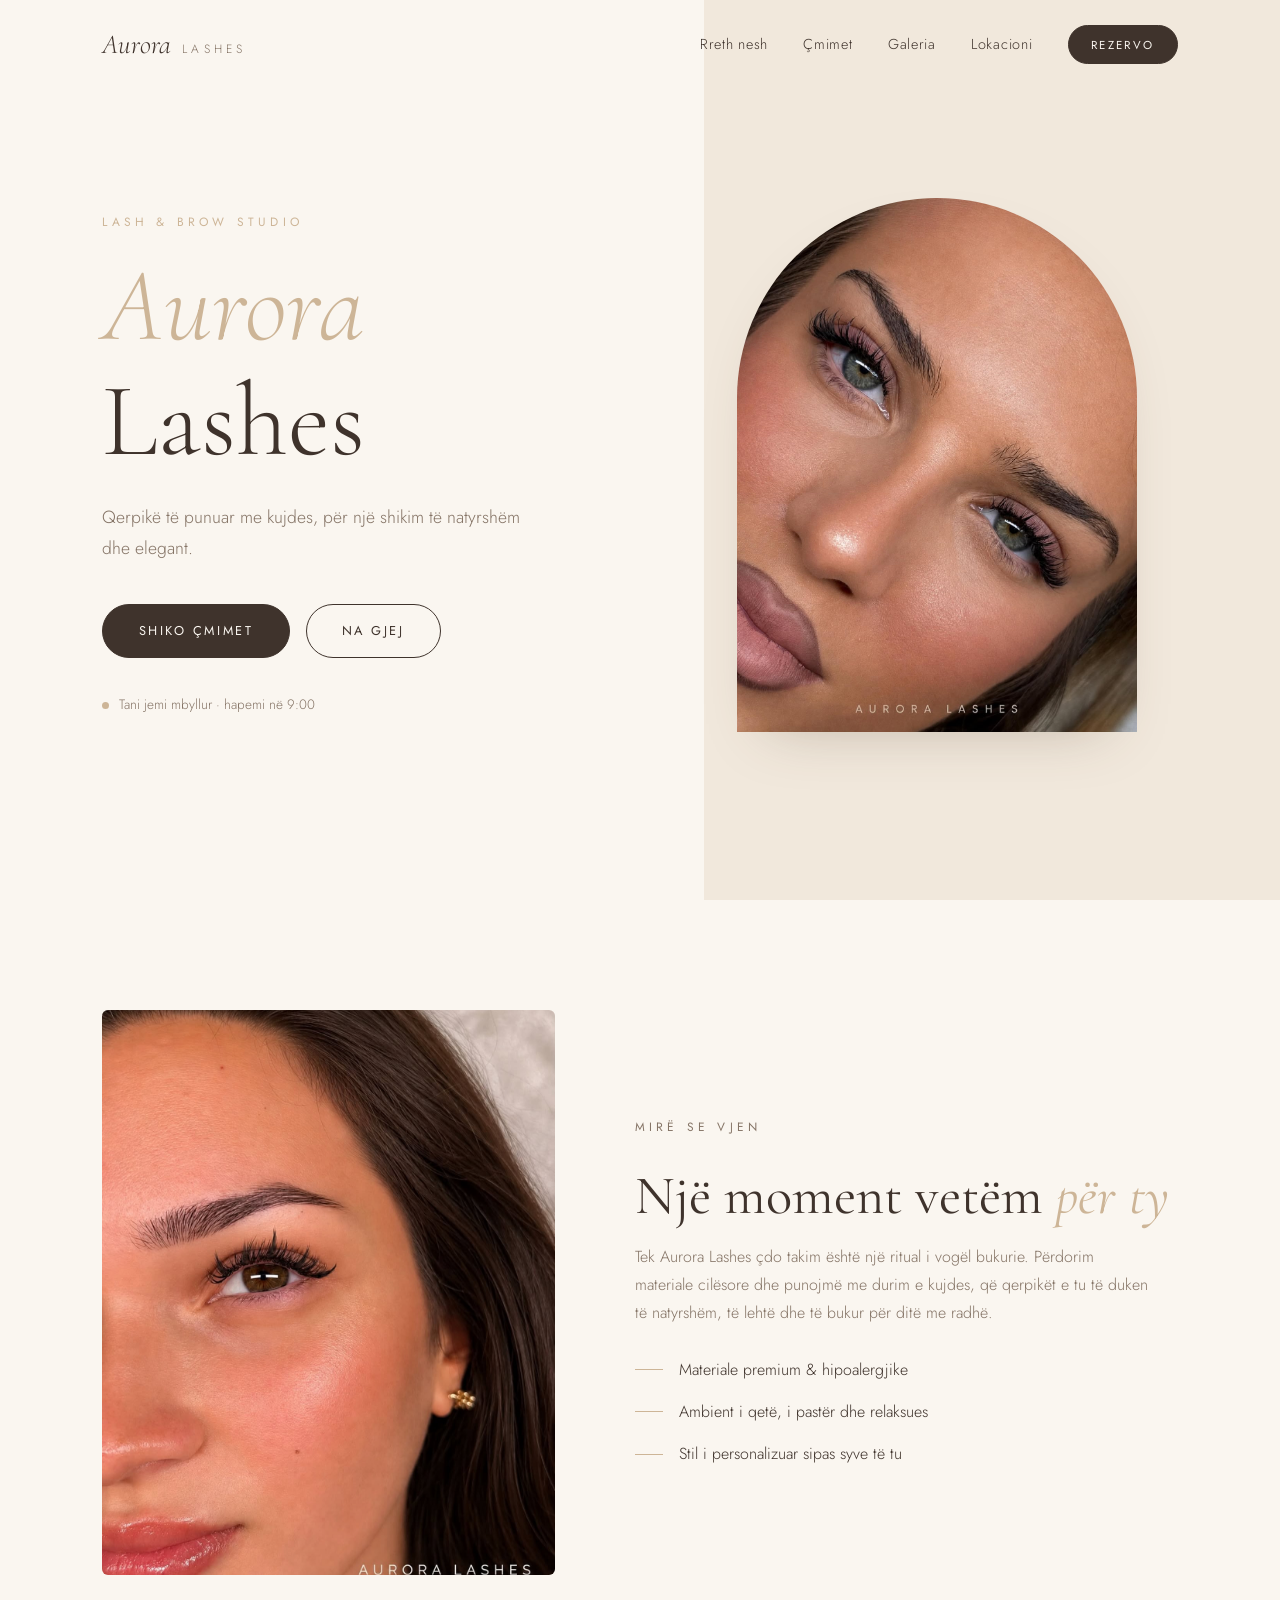
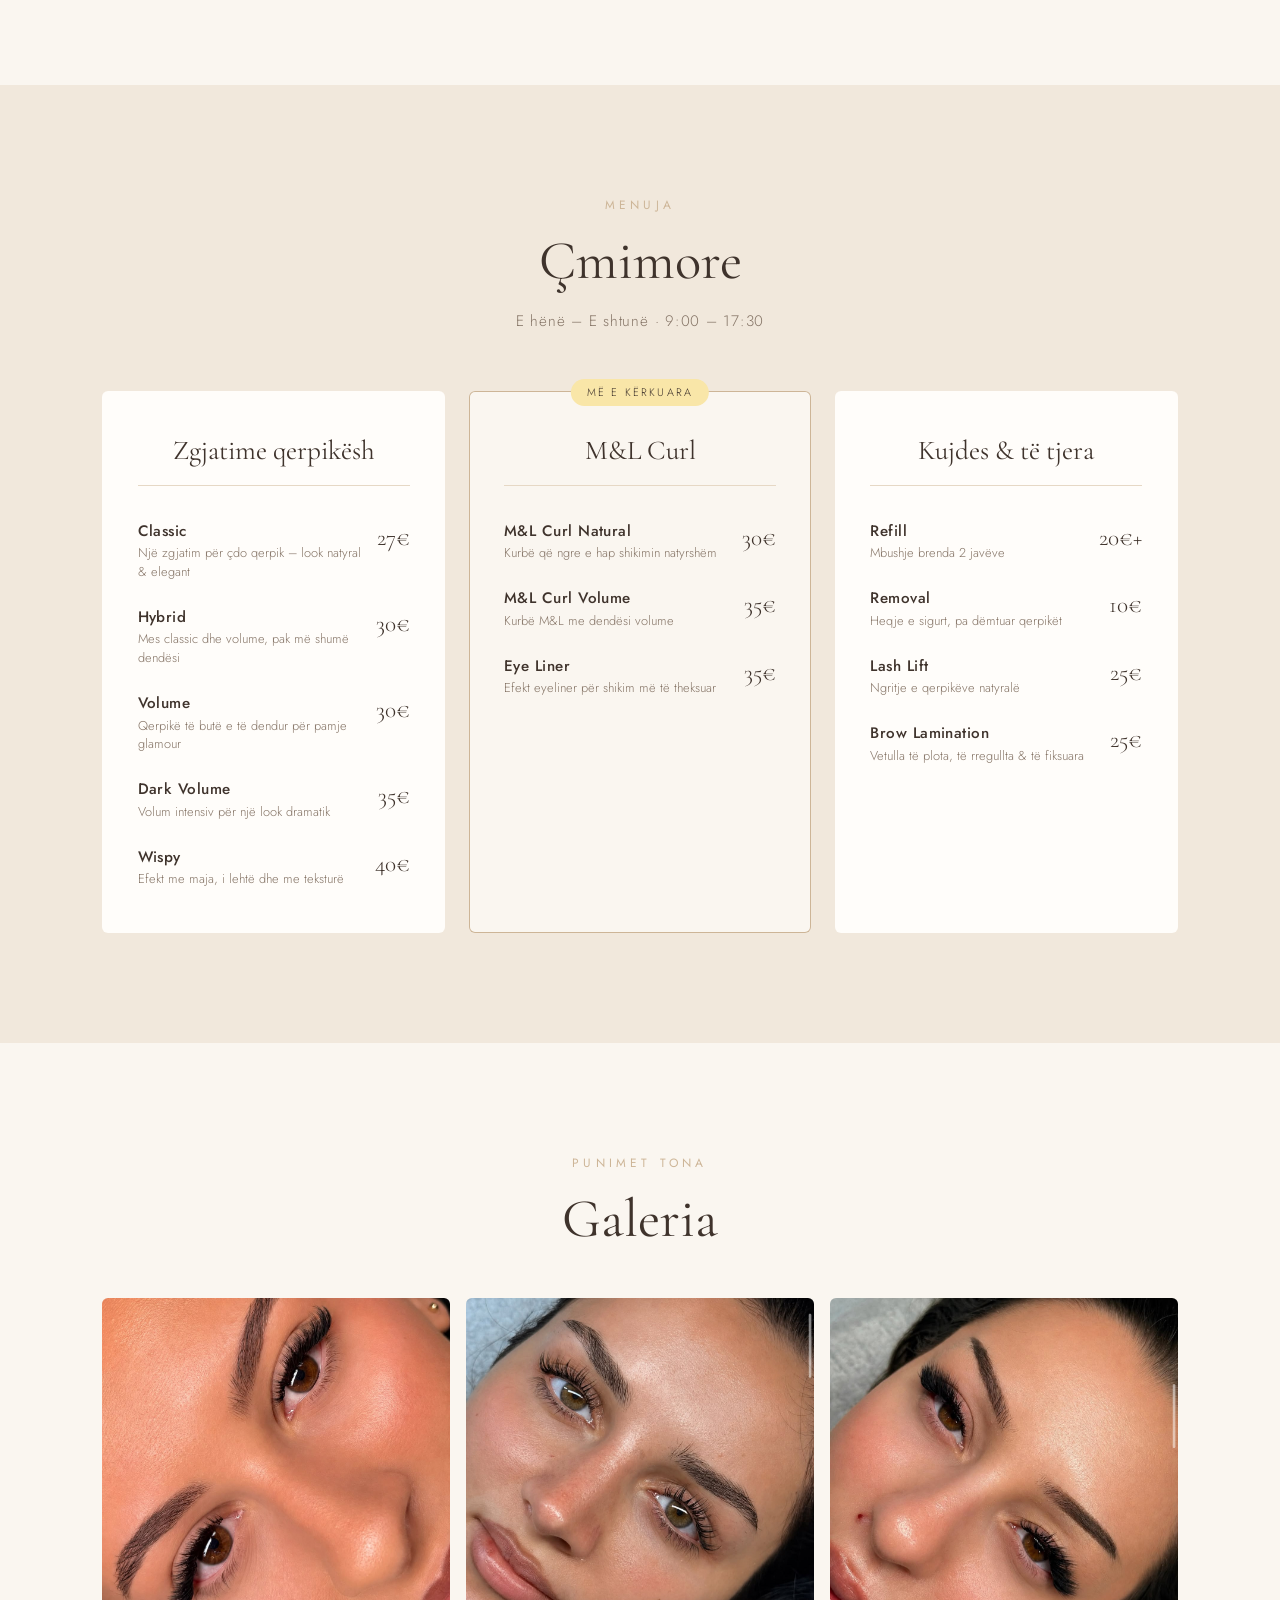
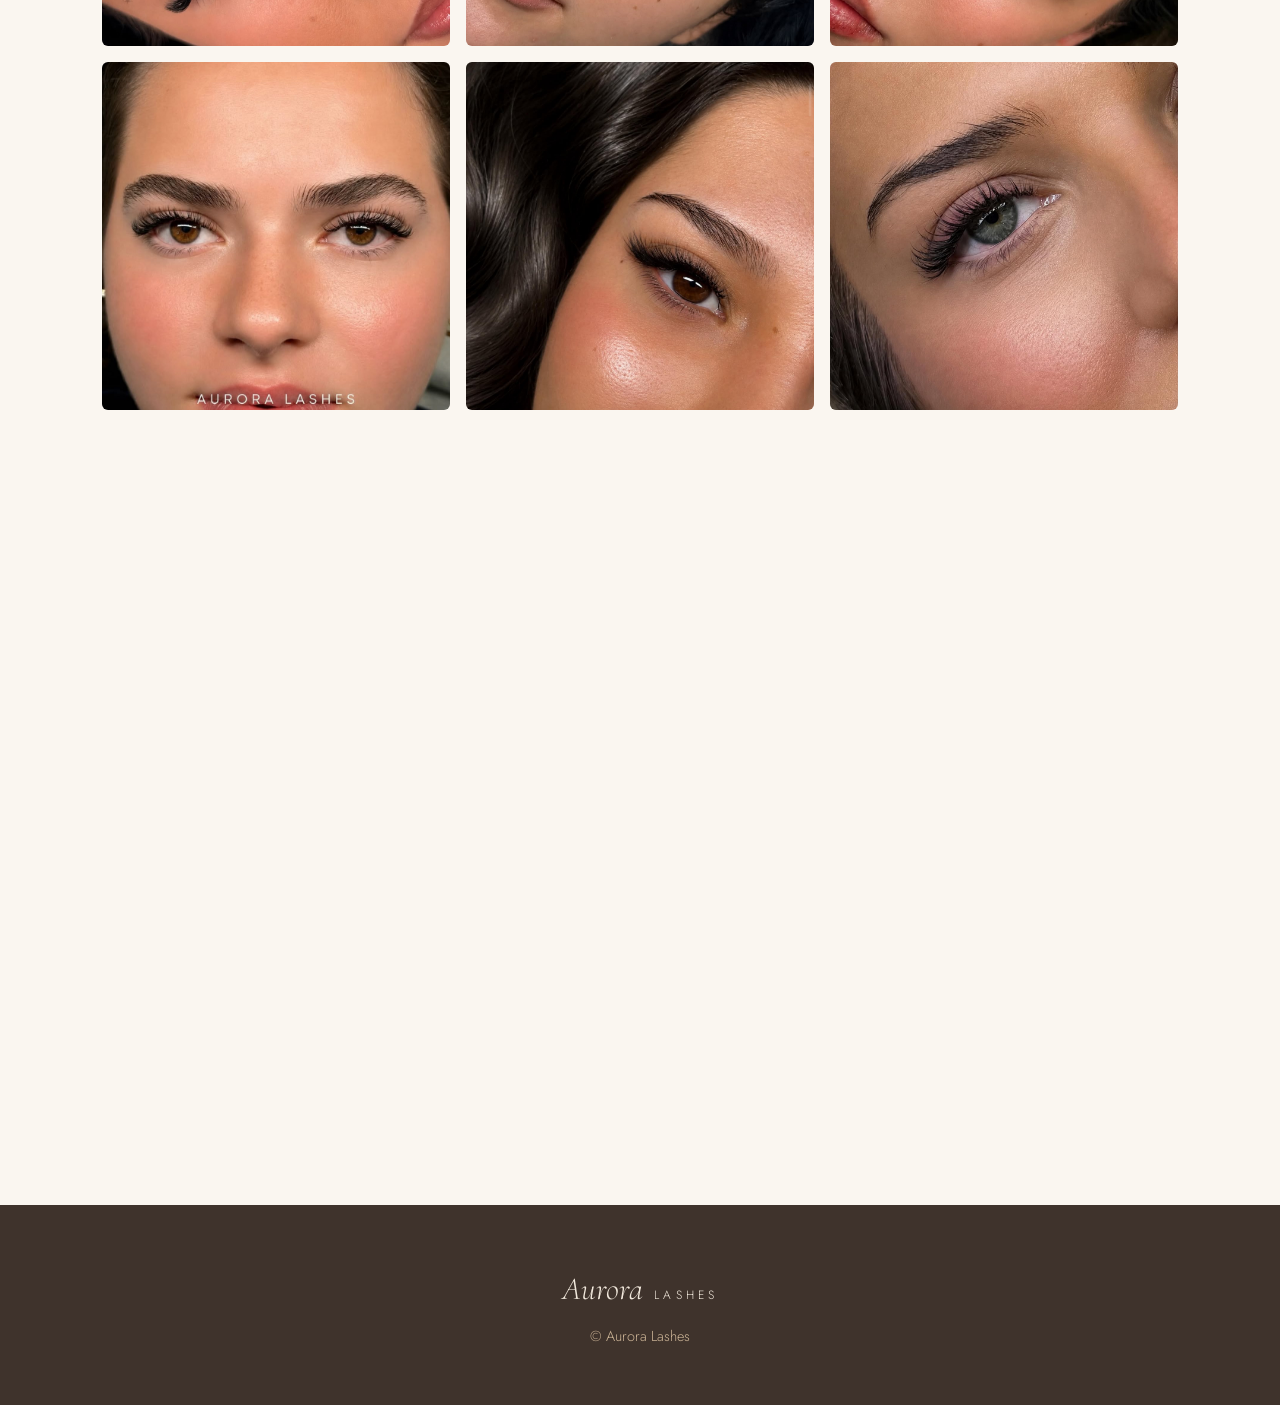
<file: index.html>
<!doctype html>
<html lang="sq">
  <head>
    <meta charset="UTF-8" />
    <meta name="viewport" content="width=device-width, initial-scale=1.0" />
    <title>Aurora Lashes · Lash Studio</title>
    <meta
      name="description"
      content="Aurora Lashes – zgjatime qerpikësh, lash lift dhe brow lamination. E hënë – E shtunë, 9:00 – 17:30."
    />

    <link rel="preconnect" href="https://fonts.googleapis.com" />
    <link rel="preconnect" href="https://fonts.gstatic.com" crossorigin />
    <link
      href="https://fonts.googleapis.com/css2?family=Cormorant+Garamond:ital,wght@0,300;0,400;0,500;1,300;1,400&family=Jost:wght@300;400;500&display=swap"
      rel="stylesheet"
    />
    <link rel="stylesheet" href="style.css" />
  </head>
  <body>
    <!-- ============ NAV ============ -->
    <header class="nav" id="nav">
      <a href="#kreu" class="nav__logo">Aurora <span>Lashes</span></a>
      <button class="nav__toggle" id="navToggle" aria-label="Hap menunë">
        <span></span><span></span><span></span>
      </button>
      <nav class="nav__links" id="navLinks">
        <a href="#rreth">Rreth nesh</a>
        <a href="#cmimet">Çmimet</a>
        <a href="#galeria">Galeria</a>
        <a href="#lokacioni">Lokacioni</a>
        <a href="#lokacioni" class="btn btn--small">Rezervo</a>
      </nav>
    </header>

    <!-- ============ HERO ============ -->
    <section class="hero" id="kreu">
      <div class="hero__text">
        <p class="eyebrow">Lash &amp; Brow Studio</p>
        <h1><span class="script">Aurora</span> Lashes</h1>
        <p class="hero__tagline">
          Qerpikë të punuar me kujdes, për një shikim të natyrshëm dhe elegant.
        </p>
        <div class="hero__actions">
          <a href="#cmimet" class="btn">Shiko çmimet</a>
          <a href="#lokacioni" class="btn btn--ghost">Na gjej</a>
        </div>
        <p class="status" id="openStatus"></p>
      </div>
      <div class="hero__image">
        <div class="arch">
          <img
            src="images/IMG_8214.jpeg"
            alt="Zgjatime qerpikësh volume nga Aurora Lashes"
          />
        </div>
      </div>
    </section>

    <!-- ============ RRETH NESH ============ -->
    <section class="about reveal" id="rreth">
      <div class="about__image">
        <img
          src="images/IMG_8210.jpeg"
          alt="Qerpikë wispy nga Aurora Lashes"
          loading="lazy"
        />
      </div>
      <div class="about__text">
        <p class="eyebrow">Mirë se vjen</p>
        <h2>Një moment vetëm <em>për ty</em></h2>
        <p>
          Tek Aurora Lashes çdo takim është një ritual i vogël bukurie. Përdorim
          materiale cilësore dhe punojmë me durim e kujdes, që qerpikët e tu të
          duken të natyrshëm, të lehtë dhe të bukur për ditë me radhë.
        </p>
        <ul class="perks">
          <li>Materiale premium &amp; hipoalergjike</li>
          <li>Ambient i qetë, i pastër dhe relaksues</li>
          <li>Stil i personalizuar sipas syve të tu</li>
        </ul>
      </div>
    </section>

    <!-- ============ ÇMIMET ============ -->
    <section class="prices reveal" id="cmimet">
      <p class="eyebrow center">Menuja</p>
      <h2 class="center">Çmimore</h2>
      <p class="subtitle center">E hënë – E shtunë · 9:00 – 17:30</p>

      <div class="price-grid">
        <div class="price-card">
          <h3>Zgjatime qerpikësh</h3>
          <ul class="price-list">
            <li>
              <div>
                <strong>Classic</strong
                ><small
                  >Një zgjatim për çdo qerpik – look natyral &amp;
                  elegant</small
                >
              </div>
              <span>27€</span>
            </li>
            <li>
              <div>
                <strong>Hybrid</strong
                ><small>Mes classic dhe volume, pak më shumë dendësi</small>
              </div>
              <span>30€</span>
            </li>
            <li>
              <div>
                <strong>Volume</strong
                ><small>Qerpikë të butë e të dendur për pamje glamour</small>
              </div>
              <span>30€</span>
            </li>
            <li>
              <div>
                <strong>Dark Volume</strong
                ><small>Volum intensiv për një look dramatik</small>
              </div>
              <span>35€</span>
            </li>
            <li>
              <div>
                <strong>Wispy</strong
                ><small>Efekt me maja, i lehtë dhe me teksturë</small>
              </div>
              <span>40€</span>
            </li>
          </ul>
        </div>

        <div class="price-card price-card--featured">
          <span class="badge">Më e kërkuara</span>
          <h3>M&amp;L Curl</h3>
          <ul class="price-list">
            <li>
              <div>
                <strong>M&amp;L Curl Natural</strong
                ><small>Kurbë që ngre e hap shikimin natyrshëm</small>
              </div>
              <span>30€</span>
            </li>
            <li>
              <div>
                <strong>M&amp;L Curl Volume</strong
                ><small>Kurbë M&amp;L me dendësi volume</small>
              </div>
              <span>35€</span>
            </li>
            <li>
              <div>
                <strong>Eye Liner</strong
                ><small>Efekt eyeliner për shikim më të theksuar</small>
              </div>
              <span>35€</span>
            </li>
          </ul>
        </div>

        <div class="price-card">
          <h3>Kujdes &amp; të tjera</h3>
          <ul class="price-list">
            <li>
              <div>
                <strong>Refill</strong><small>Mbushje brenda 2 javëve</small>
              </div>
              <span>20€+</span>
            </li>
            <li>
              <div>
                <strong>Removal</strong
                ><small>Heqje e sigurt, pa dëmtuar qerpikët</small>
              </div>
              <span>10€</span>
            </li>
            <li>
              <div>
                <strong>Lash Lift</strong
                ><small>Ngritje e qerpikëve natyralë</small>
              </div>
              <span>25€</span>
            </li>
            <li>
              <div>
                <strong>Brow Lamination</strong
                ><small>Vetulla të plota, të rregullta &amp; të fiksuara</small>
              </div>
              <span>25€</span>
            </li>
          </ul>
        </div>
      </div>
    </section>

    <!-- ============ GALERIA ============ -->
    <section class="gallery reveal" id="galeria">
      <p class="eyebrow center">Punimet tona</p>
      <h2 class="center">Galeria</h2>
      <div class="gallery__grid">
        <img
          src="images/IMG_8205.jpeg"
          alt="Punim qerpikësh – volume"
          loading="lazy"
        />
        <img
          src="images/IMG_8207.jpeg"
          alt="Punim qerpikësh – natyral"
          loading="lazy"
        />
        <img
          src="images/IMG_8208.jpeg"
          alt="Punim qerpikësh – volume"
          loading="lazy"
        />
        <img
          src="images/IMG_8209.jpeg"
          alt="Punim qerpikësh – classic"
          loading="lazy"
        />
        <img
          src="images/IMG_8212.jpeg"
          alt="Punim qerpikësh – hybrid"
          loading="lazy"
        />
        <img
          src="images/IMG_8213.jpeg"
          alt="Punim qerpikësh – volume"
          loading="lazy"
        />
      </div>
    </section>

    <!-- ============ LOKACIONI ============ -->
    <section class="location reveal" id="lokacioni">
      <div class="location__info">
        <p class="eyebrow">Na vizito</p>
        <h2>Ku na gjen</h2>

        <div class="info-block">
          <h4>Orari</h4>
          <p>E hënë – E shtunë<br /><strong>9:00 – 17:30</strong></p>
          <p class="muted">E diel: pushim</p>
        </div>

        <div class="info-block">
          <h4>Rezervimet</h4>
          <!-- TODO: vendos linkun e saktë të Instagramit / numrin e telefonit -->
          <p>Rezervo tani terminin tënd.</p>
          <a
          
<div class="booking-actions">
  <button
    id="Anywhere_button_iframe"
    class="anywhere-book-now-button btn"
    type="button"
    data-booking-url="https://auroralashes8hnk.setmore.com"
    data-new-tab="false">
    Rezervo Terminin
  </button>
</div>


        <div class="map-links">
          <a
            href="https://maps.apple.com/?ll=42.365674,21.155632&q=Aurora%20Lashes"
            target="_blank"
            rel="noopener"
            >Apple Maps ↗</a
          >
          <a
            href="https://www.google.com/maps?q=42.365674,21.155632"
            target="_blank"
            rel="noopener"
            >Google Maps ↗</a
          >
        </div>
      </div>

      <div class="location__map">
        <iframe
          title="Lokacioni i Aurora Lashes"
          src="https://maps.google.com/maps?q=42.365674,21.155632&z=17&output=embed"
          loading="lazy"
          referrerpolicy="no-referrer-when-downgrade"
        ></iframe>
      </div>
    </section>

    <!-- ============ FOOTER ============ -->
    <footer class="footer">
      <p class="footer__logo">Aurora <span>Lashes</span></p>
      <p class="muted">© <span id="year"></span> Aurora Lashes</p>
    </footer>
    <script
  id="anywhere_book_now_script"
  src="https://assets.setmore.com/integration/book-now/live/v1/anywhere-book-now.js">
</script>

<script src="script.js"></script>

    <script src="script.js"></script>
  </body>
</html>
</file>
<file: style.css>
/* ============================================
   Aurora Lashes – style
   Paleta: bezhë, krem, nude rozë, me pak #F9E6A8
   ============================================ */

:root {
  --cream: #faf6f0;
  --beige: #f1e8dc;
  --beige-mid: #e6d8c5;
  --sand: #cdb597;
  --nude: #e8cfc8;
  --gold: #f9e6a8;
  --text: #3f332c;
  --text-soft: #857466;
  --white: #fffdfa;

  --radius: 6px;
  --shadow: 0 24px 60px -32px rgba(90, 65, 45, 0.35);

  --serif: "Cormorant Garamond", Georgia, serif;
  --sans: "Jost", system-ui, sans-serif;
}

* {
  box-sizing: border-box;
  margin: 0;
  padding: 0;
}

html {
  scroll-behavior: smooth;
}

body {
  font-family: var(--sans);
  font-weight: 300;
  color: var(--text);
  background: var(--cream);
  line-height: 1.75;
  overflow-x: hidden;
}

img {
  display: block;
  max-width: 100%;
}
a {
  color: inherit;
  text-decoration: none;
}

section {
  padding: 110px 8vw;
}

h1,
h2,
h3 {
  font-family: var(--serif);
  font-weight: 400;
  line-height: 1.1;
}
h2 {
  font-size: clamp(2.4rem, 5vw, 3.4rem);
  margin-bottom: 1rem;
}
h2 em {
  font-style: italic;
  color: var(--sand);
}
strong {
  font-weight: 500;
}

.center {
  text-align: center;
}
.muted {
  color: var(--text-soft);
  font-size: 0.9rem;
}

.eyebrow {
  font-size: 0.75rem;
  letter-spacing: 0.35em;
  text-transform: uppercase;
  color: var(--sand);
  margin-bottom: 1rem;
  font-weight: 400;
}

.script {
  font-style: italic;
  font-weight: 300;
  color: var(--sand);
}

/* ---------- Buttons ---------- */
.btn {
  display: inline-block;
  padding: 0.95rem 2.2rem;
  border-radius: 999px;
  background: var(--text);
  color: var(--cream);
  font-size: 0.8rem;
  font-weight: 400;
  letter-spacing: 0.2em;
  text-transform: uppercase;
  border: 1px solid var(--text);
  transition:
    background 0.3s,
    color 0.3s;
}
.btn:hover {
  background: transparent;
  color: var(--text);
}
.btn--ghost {
  background: transparent;
  color: var(--text);
}
.btn--ghost:hover {
  background: var(--text);
  color: var(--cream);
}
.btn--small {
  padding: 0.55rem 1.4rem;
  font-size: 0.72rem;
}

/* ---------- Nav ---------- */
.nav {
  position: fixed;
  inset: 0 0 auto 0;
  z-index: 50;
  display: flex;
  align-items: center;
  justify-content: space-between;
  padding: 1.3rem 8vw;
  transition:
    background 0.3s,
    box-shadow 0.3s,
    padding 0.3s;
}
.nav.scrolled {
  background: rgba(250, 246, 240, 0.92);
  backdrop-filter: blur(10px);
  box-shadow: 0 1px 0 var(--beige-mid);
  padding: 0.8rem 8vw;
}
.nav__logo {
  font-family: var(--serif);
  font-style: italic;
  font-size: 1.7rem;
}
.nav__logo span {
  font-family: var(--sans);
  font-style: normal;
  font-size: 0.75rem;
  letter-spacing: 0.35em;
  text-transform: uppercase;
  color: var(--text-soft);
  margin-left: 0.3rem;
}
.nav__links {
  display: flex;
  align-items: center;
  gap: 2.2rem;
  font-size: 0.9rem;
  letter-spacing: 0.05em;
}
.nav__links a:not(.btn) {
  position: relative;
}
.nav__links a:not(.btn)::after {
  content: "";
  position: absolute;
  left: 0;
  bottom: -4px;
  width: 0;
  height: 1px;
  background: var(--sand);
  transition: width 0.3s;
}
.nav__links a:not(.btn):hover::after {
  width: 100%;
}

.nav__toggle {
  display: none;
  background: none;
  border: 0;
  cursor: pointer;
  flex-direction: column;
  gap: 6px;
}
.nav__toggle span {
  width: 24px;
  height: 1.5px;
  background: var(--text);
  transition: 0.3s;
}

/* ---------- Hero ---------- */
.hero {
  min-height: 100vh;
  display: grid;
  grid-template-columns: 1.1fr 1fr;
  align-items: center;
  gap: 4rem;
  padding-top: 140px;
  background: linear-gradient(90deg, var(--cream) 55%, var(--beige) 55%);
}
.hero h1 {
  font-size: clamp(3.5rem, 8.5vw, 6.5rem);
  font-weight: 300;
}
.hero h1 .script {
  display: block;
}
.hero__tagline {
  font-size: 1.1rem;
  color: var(--text-soft);
  margin: 1.5rem 0 2.5rem;
  max-width: 420px;
}
.hero__actions {
  display: flex;
  gap: 1rem;
  flex-wrap: wrap;
}

.status {
  margin-top: 2.2rem;
  display: inline-flex;
  align-items: center;
  gap: 0.6rem;
  font-size: 0.85rem;
  color: var(--text-soft);
}
.status::before {
  content: "";
  width: 7px;
  height: 7px;
  border-radius: 50%;
  background: var(--dot, #ccc);
}
.status:empty {
  display: none;
}

.hero__image {
  justify-self: center;
}
.arch {
  width: min(400px, 80vw);
  aspect-ratio: 3 / 4;
  border-radius: 999px 999px 0 0;
  overflow: hidden;
  box-shadow: var(--shadow);
}
.arch img {
  width: 100%;
  height: 100%;
  object-fit: cover;
}

/* ---------- About ---------- */
.about {
  display: grid;
  grid-template-columns: 1fr 1.2fr;
  gap: 5rem;
  align-items: center;
}
.about__image img {
  aspect-ratio: 4 / 5;
  object-fit: cover;
  width: 100%;
  border-radius: var(--radius);
}
.about__text p {
  color: var(--text-soft);
  margin-bottom: 1.8rem;
  max-width: 520px;
}
.perks {
  list-style: none;
  display: grid;
  gap: 0.9rem;
}
.perks li {
  display: flex;
  gap: 1rem;
  align-items: center;
}
.perks li::before {
  content: "";
  width: 28px;
  height: 1px;
  background: var(--sand);
  flex-shrink: 0;
}

/* ---------- Prices ---------- */
.prices {
  background: var(--beige);
}
.subtitle {
  color: var(--text-soft);
  margin-bottom: 3.5rem;
  font-size: 0.95rem;
  letter-spacing: 0.05em;
}
.price-grid {
  display: grid;
  grid-template-columns: repeat(3, 1fr);
  gap: 1.5rem;
  max-width: 1200px;
  margin: 0 auto;
}
.price-card {
  position: relative;
  background: var(--white);
  border-radius: var(--radius);
  padding: 2.8rem 2.2rem;
}
.price-card--featured {
  background: var(--cream);
  box-shadow: inset 0 0 0 1px var(--sand);
}
.badge {
  position: absolute;
  top: -12px;
  left: 50%;
  transform: translateX(-50%);
  background: var(--gold);
  color: var(--text);
  padding: 0.25rem 1rem;
  border-radius: 999px;
  font-size: 0.68rem;
  letter-spacing: 0.2em;
  text-transform: uppercase;
  white-space: nowrap;
}
.price-card h3 {
  font-size: 1.7rem;
  text-align: center;
  margin-bottom: 2rem;
  padding-bottom: 1.2rem;
  border-bottom: 1px solid var(--beige-mid);
}
.price-list {
  list-style: none;
  display: grid;
  gap: 1.4rem;
}
.price-list li {
  display: flex;
  justify-content: space-between;
  gap: 1rem;
  align-items: flex-start;
}
.price-list strong {
  display: block;
  font-size: 0.95rem;
  letter-spacing: 0.03em;
}
.price-list small {
  display: block;
  color: var(--text-soft);
  font-size: 0.8rem;
  line-height: 1.45;
}
.price-list span {
  font-family: var(--serif);
  font-size: 1.45rem;
  white-space: nowrap;
}

/* ---------- Gallery ---------- */
.gallery__grid {
  margin-top: 3rem;
  display: grid;
  grid-template-columns: repeat(3, 1fr);
  gap: 1rem;
  max-width: 1100px;
  margin-inline: auto;
}
.gallery__grid img {
  width: 100%;
  aspect-ratio: 1;
  object-fit: cover;
  border-radius: var(--radius);
  transition: opacity 0.4s;
}
.gallery__grid img:hover {
  opacity: 0.85;
}

/* ---------- Location ---------- */
.location {
  display: grid;
  grid-template-columns: 1fr 1.4fr;
  gap: 4rem;
  align-items: center;
  background: var(--beige);
}
.info-block {
  margin: 2rem 0;
}
.info-block h4 {
  font-size: 0.72rem;
  font-weight: 400;
  letter-spacing: 0.3em;
  text-transform: uppercase;
  color: var(--sand);
  margin-bottom: 0.5rem;
}
.info-block p {
  margin-bottom: 0.9rem;
}
.map-links {
  display: flex;
  gap: 1.8rem;
  font-size: 0.9rem;
}
.map-links a {
  border-bottom: 1px solid var(--sand);
  padding-bottom: 2px;
}
.map-links a:hover {
  color: var(--sand);
}
.location__map {
  border-radius: var(--radius);
  overflow: hidden;
  height: 440px;
}
.location__map iframe {
  width: 100%;
  height: 100%;
  border: 0;
  filter: grayscale(0.4) sepia(0.25);
}

/* ---------- Footer ---------- */
.footer {
  text-align: center;
  padding: 3.5rem 1rem;
  background: var(--text);
  color: var(--beige);
}
.footer__logo {
  font-family: var(--serif);
  font-style: italic;
  font-size: 2rem;
  margin-bottom: 0.4rem;
}
.footer__logo span {
  font-family: var(--sans);
  font-style: normal;
  font-size: 0.75rem;
  letter-spacing: 0.35em;
  text-transform: uppercase;
  margin-left: 0.3rem;
}
.footer .muted {
  color: var(--sand);
}

/* ---------- Reveal on scroll ---------- */
.reveal {
  opacity: 0;
  transform: translateY(30px);
  transition:
    opacity 1s ease,
    transform 1s ease;
}
.reveal.visible {
  opacity: 1;
  transform: none;
}

/* ---------- Responsive ---------- */
@media (max-width: 960px) {
  .hero,
  .about,
  .location {
    grid-template-columns: 1fr;
    text-align: center;
  }
  .hero {
    background: var(--cream);
  }
  .hero__tagline {
    margin-inline: auto;
  }
  .hero__actions,
  .map-links {
    justify-content: center;
  }
  .hero__image {
    order: -1;
  }
  .about__text p {
    margin-inline: auto;
  }
  .perks {
    justify-content: center;
  }
  .price-grid {
    grid-template-columns: 1fr;
    max-width: 480px;
  }
  .gallery__grid {
    grid-template-columns: repeat(2, 1fr);
  }
}

@media (max-width: 720px) {
  section {
    padding: 80px 16px;
  }
  .nav,
  .nav.scrolled {
    padding-inline: 16px;
  }
  .nav__toggle {
    display: flex;
    position: relative;
    z-index: 60;
  }
  .nav__links {
    position: fixed;
    top: 0;
    right: 0;
    height: 100vh;
    width: 75%;
    flex-direction: column;
    justify-content: center;
    background: var(--cream);
    box-shadow: -1px 0 0 var(--beige-mid);
    transform: translateX(100%);
    transition: transform 0.4s ease;
  }
  .nav__links.open {
    transform: none;
  }
  .nav__toggle.open span:nth-child(1) {
    transform: translateY(7.5px) rotate(45deg);
  }
  .nav__toggle.open span:nth-child(2) {
    opacity: 0;
  }
  .nav__toggle.open span:nth-child(3) {
    transform: translateY(-7.5px) rotate(-45deg);
  }
  .location__map {
    height: 320px;
  }
}

@media (prefers-reduced-motion: reduce) {
  *,
  *::before,
  *::after {
    animation: none !important;
    transition: none !important;
  }
  .reveal {
    opacity: 1;
    transform: none;
  }
}
.anywhere-book-now-button.btn {
  background-color: #e8cfc8;
  color: #3f332c;
  border: 1px solid #cdb597;
  border-radius: 999px;
  padding: 14px 32px;
  font-family: "Jost", sans-serif;
  font-size: 14px;
  font-weight: 500;
  cursor: pointer;
  transition: background-color 0.3s ease;
}

.anywhere-book-now-button.btn:hover {
  background-color: #cdb597;
}
</file>
